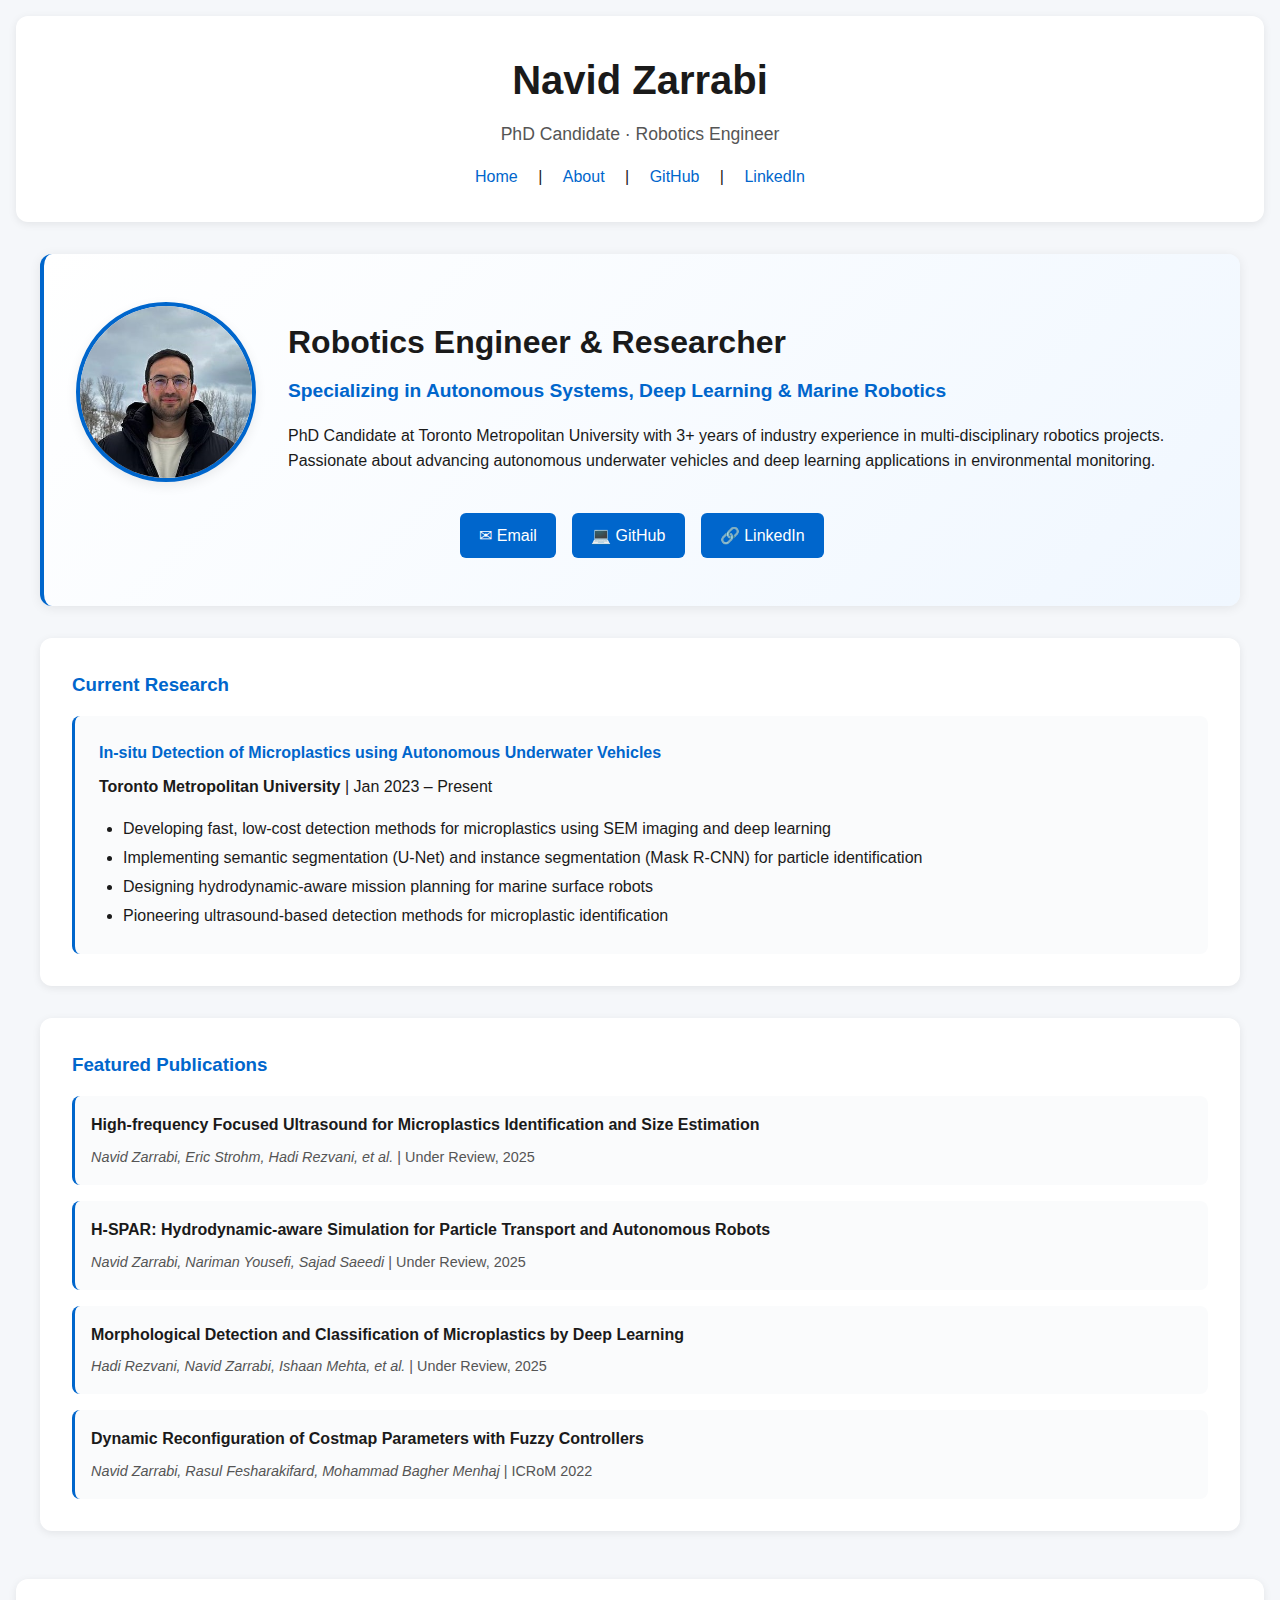
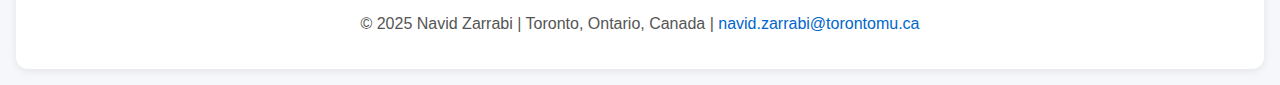
<file: index.html>
<!doctype html>
<html lang="en">
<head>
  <meta charset="utf-8">
  <meta name="viewport" content="width=device-width,initial-scale=1">
  <title>Navid Zarrabi - Robotics Engineer & PhD Candidate</title>
  <link rel="stylesheet" href="assets/css/styles.css?v=1.1">
</head>
<body>
  <header>
    <h1>Navid Zarrabi</h1>
    <p class="subtitle">PhD Candidate · Robotics Engineer</p>
    <nav>
      <a href="index.html">Home</a> |
      <a href="about.html">About</a> |
      <a href="https://github.com/naviiidz" target="_blank">GitHub</a> |
      <a href="https://linkedin.com/in/navid-zarrabi" target="_blank">LinkedIn</a>
    </nav>
  </header>

  <main>
    <section class="hero">
      <div class="hero-content">
        <div class="profile-image">
          <img src="assets/images/profile.jpg" alt="Navid Zarrabi - Robotics Engineer">
        </div>
        <div class="hero-text">
          <h2>Robotics Engineer & Researcher</h2>
          <p class="tagline">Specializing in Autonomous Systems, Deep Learning & Marine Robotics</p>
          <p>PhD Candidate at Toronto Metropolitan University with 3+ years of industry experience in multi-disciplinary robotics projects. Passionate about advancing autonomous underwater vehicles and deep learning applications in environmental monitoring.</p>
        </div>
      </div>
      <div class="contact-links">
        <a href="mailto:navid.zarrabi@torontomu.ca">✉ Email</a>
        <a href="https://github.com/naviiidz" target="_blank">💻 GitHub</a>
        <a href="https://linkedin.com/in/navid-zarrabi" target="_blank">🔗 LinkedIn</a>
      </div>
    </section>

    <section class="content">
      <h3>Current Research</h3>
      <div class="research-highlight">
        <h4>In-situ Detection of Microplastics using Autonomous Underwater Vehicles</h4>
        <p><strong>Toronto Metropolitan University</strong> | Jan 2023 – Present</p>
        <ul>
          <li>Developing fast, low-cost detection methods for microplastics using SEM imaging and deep learning</li>
          <li>Implementing semantic segmentation (U-Net) and instance segmentation (Mask R-CNN) for particle identification</li>
          <li>Designing hydrodynamic-aware mission planning for marine surface robots</li>
          <li>Pioneering ultrasound-based detection methods for microplastic identification</li>
        </ul>
      </div>
    </section>

    <section class="content">
      <h3>Featured Publications</h3>
      <div class="publications">
        <div class="pub-item">
          <h4>High-frequency Focused Ultrasound for Microplastics Identification and Size Estimation</h4>
          <p><em>Navid Zarrabi, Eric Strohm, Hadi Rezvani, et al.</em> | Under Review, 2025</p>
        </div>
        <div class="pub-item">
          <h4>H-SPAR: Hydrodynamic-aware Simulation for Particle Transport and Autonomous Robots</h4>
          <p><em>Navid Zarrabi, Nariman Yousefi, Sajad Saeedi</em> | Under Review, 2025</p>
        </div>
        <div class="pub-item">
          <h4>Morphological Detection and Classification of Microplastics by Deep Learning</h4>
          <p><em>Hadi Rezvani, Navid Zarrabi, Ishaan Mehta, et al.</em> | Under Review, 2025</p>
        </div>
        <div class="pub-item">
          <h4>Dynamic Reconfiguration of Costmap Parameters with Fuzzy Controllers</h4>
          <p><em>Navid Zarrabi, Rasul Fesharakifard, Mohammad Bagher Menhaj</em> | ICRoM 2022</p>
        </div>
      </div>
    </section>
  </main>

  <footer>
    <p>&copy; 2025 Navid Zarrabi | Toronto, Ontario, Canada | <a href="mailto:navid.zarrabi@torontomu.ca">navid.zarrabi@torontomu.ca</a></p>
  </footer>
</body>
</html>
</file>
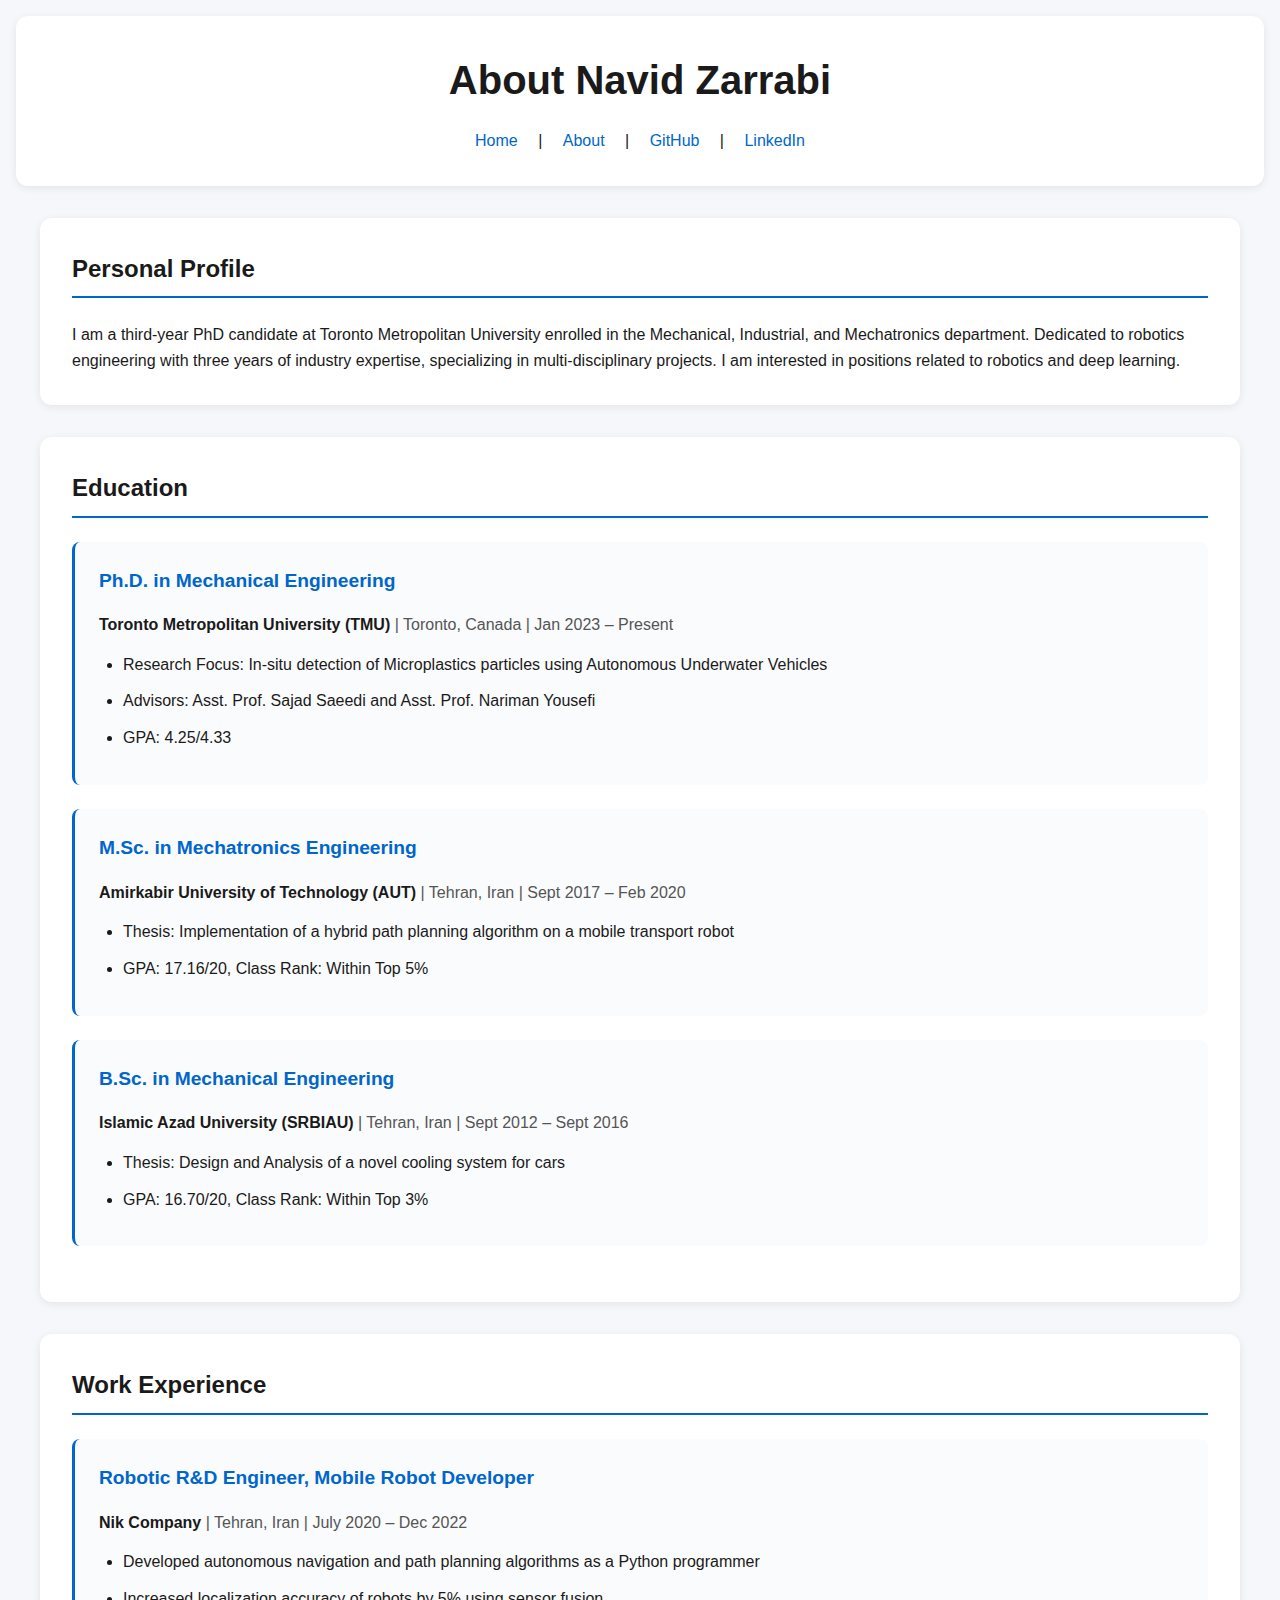
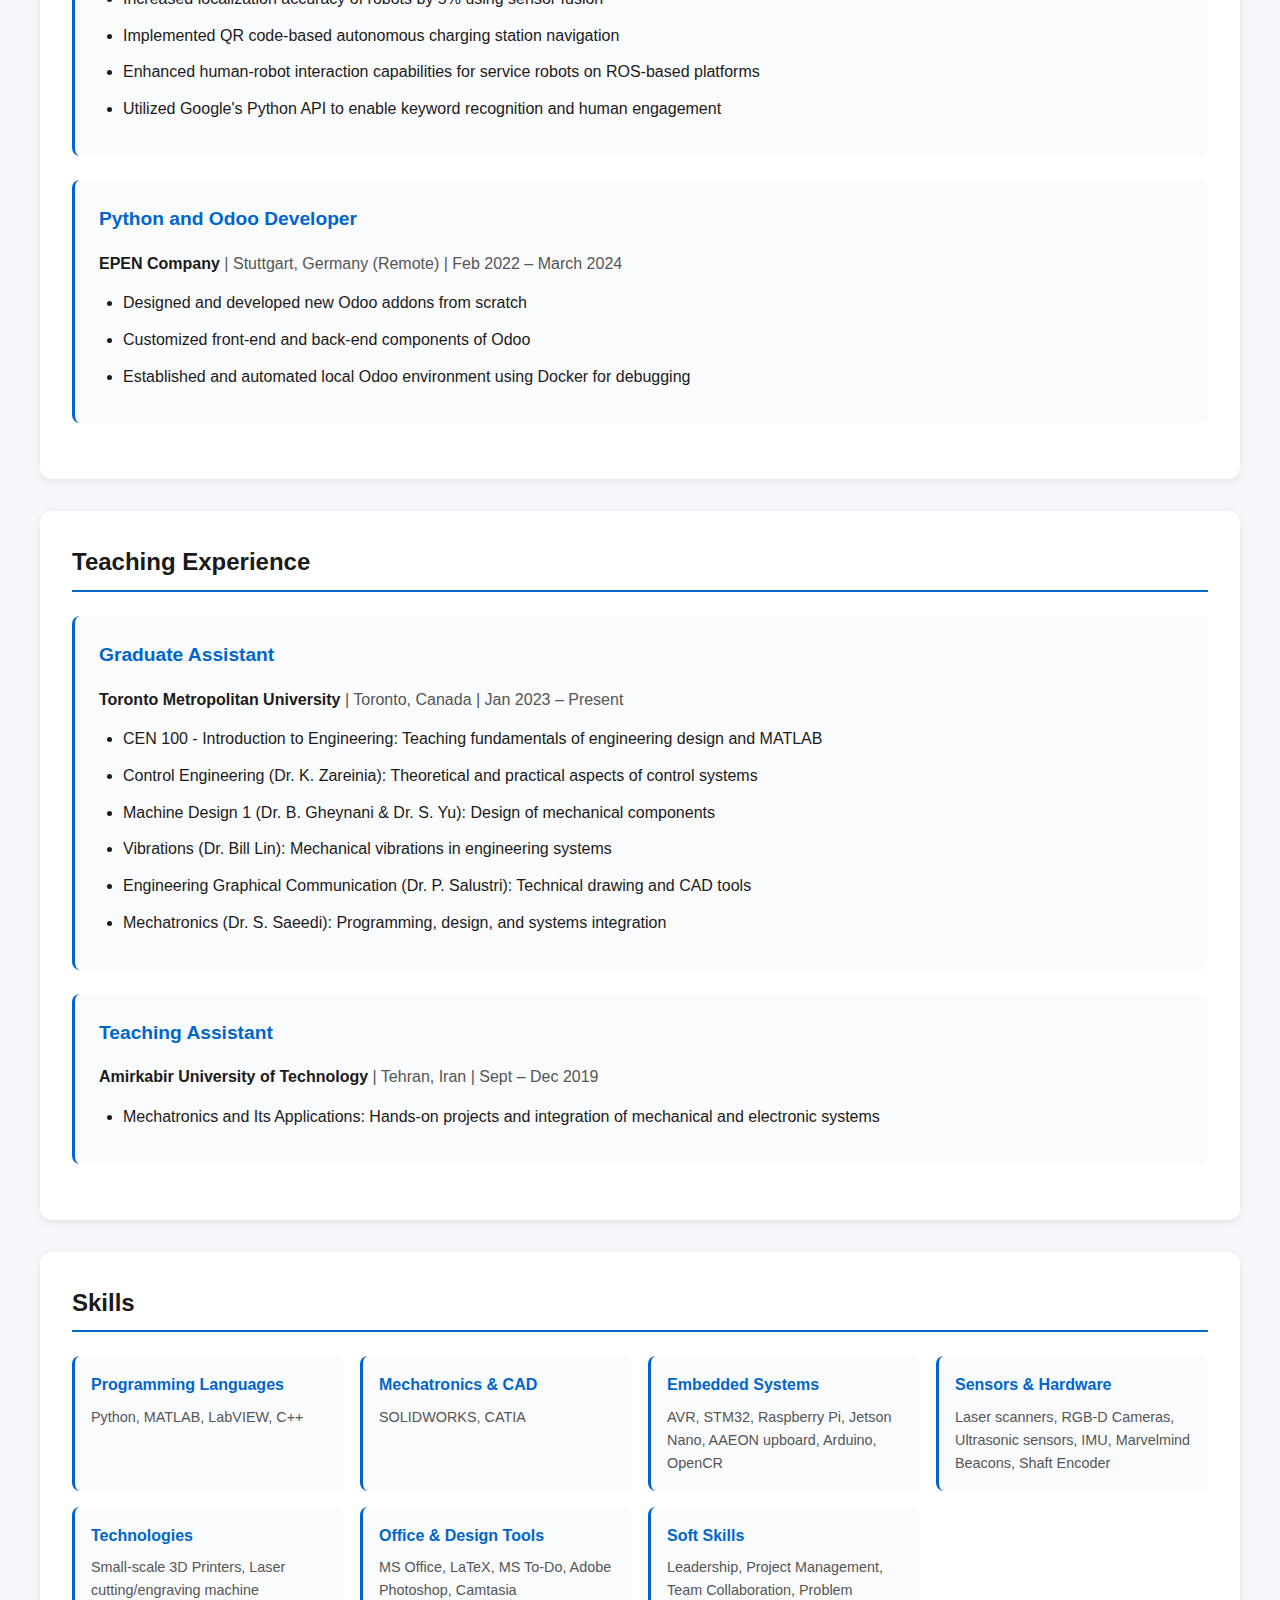
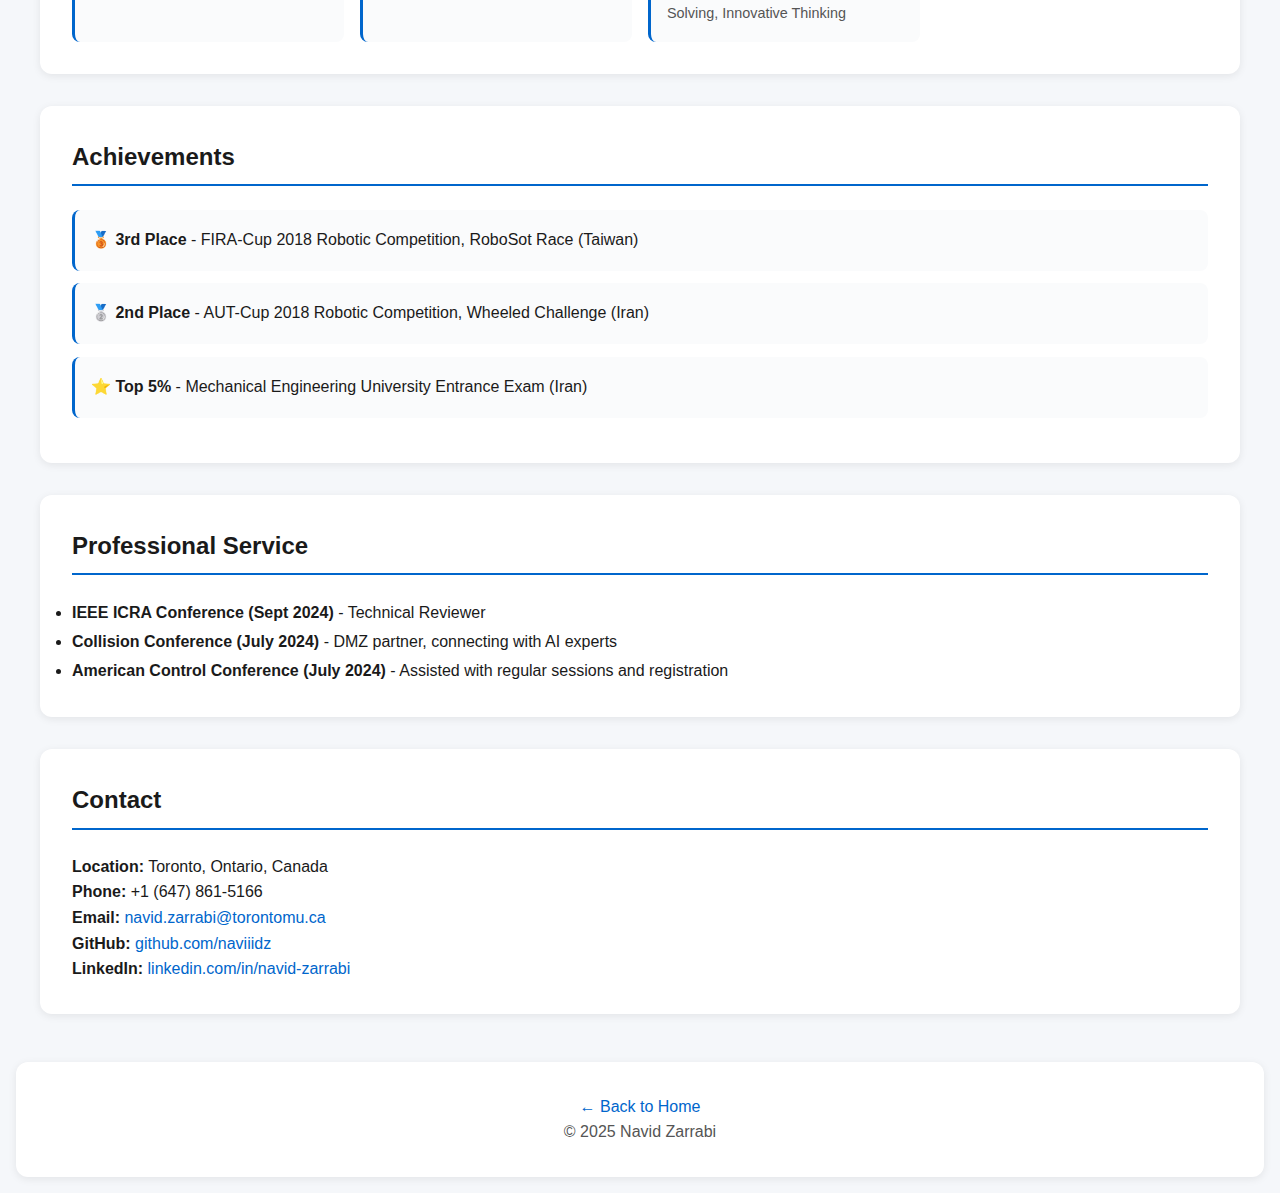
<file: about.html>
<!doctype html>
<html lang="en">
<head>
  <meta charset="utf-8">
  <meta name="viewport" content="width=device-width,initial-scale=1">
  <title>About - Navid Zarrabi</title>
  <link rel="stylesheet" href="assets/css/styles.css?v=1.1">
</head>
<body>
  <header>
    <h1>About Navid Zarrabi</h1>
    <nav>
      <a href="index.html">Home</a> |
      <a href="about.html">About</a> |
      <a href="https://github.com/naviiidz" target="_blank">GitHub</a> |
      <a href="https://linkedin.com/in/navid-zarrabi" target="_blank">LinkedIn</a>
    </nav>
  </header>

  <main>
    <section class="content">
      <h2>Personal Profile</h2>
      <p>I am a third-year PhD candidate at Toronto Metropolitan University enrolled in the Mechanical, Industrial, and Mechatronics department. Dedicated to robotics engineering with three years of industry expertise, specializing in multi-disciplinary projects. I am interested in positions related to robotics and deep learning.</p>
    </section>

    <section class="content">
      <h2>Education</h2>
      
      <div class="education-item">
        <h3>Ph.D. in Mechanical Engineering</h3>
        <p><strong>Toronto Metropolitan University (TMU)</strong> | Toronto, Canada | Jan 2023 – Present</p>
        <ul>
          <li>Research Focus: In-situ detection of Microplastics particles using Autonomous Underwater Vehicles</li>
          <li>Advisors: Asst. Prof. Sajad Saeedi and Asst. Prof. Nariman Yousefi</li>
          <li>GPA: 4.25/4.33</li>
        </ul>
      </div>

      <div class="education-item">
        <h3>M.Sc. in Mechatronics Engineering</h3>
        <p><strong>Amirkabir University of Technology (AUT)</strong> | Tehran, Iran | Sept 2017 – Feb 2020</p>
        <ul>
          <li>Thesis: Implementation of a hybrid path planning algorithm on a mobile transport robot</li>
          <li>GPA: 17.16/20, Class Rank: Within Top 5%</li>
        </ul>
      </div>

      <div class="education-item">
        <h3>B.Sc. in Mechanical Engineering</h3>
        <p><strong>Islamic Azad University (SRBIAU)</strong> | Tehran, Iran | Sept 2012 – Sept 2016</p>
        <ul>
          <li>Thesis: Design and Analysis of a novel cooling system for cars</li>
          <li>GPA: 16.70/20, Class Rank: Within Top 3%</li>
        </ul>
      </div>
    </section>

    <section class="content">
      <h2>Work Experience</h2>
      
      <div class="experience-item">
        <h3>Robotic R&D Engineer, Mobile Robot Developer</h3>
        <p><strong>Nik Company</strong> | Tehran, Iran | July 2020 – Dec 2022</p>
        <ul>
          <li>Developed autonomous navigation and path planning algorithms as a Python programmer</li>
          <li>Increased localization accuracy of robots by 5% using sensor fusion</li>
          <li>Implemented QR code-based autonomous charging station navigation</li>
          <li>Enhanced human-robot interaction capabilities for service robots on ROS-based platforms</li>
          <li>Utilized Google's Python API to enable keyword recognition and human engagement</li>
        </ul>
      </div>

      <div class="experience-item">
        <h3>Python and Odoo Developer</h3>
        <p><strong>EPEN Company</strong> | Stuttgart, Germany (Remote) | Feb 2022 – March 2024</p>
        <ul>
          <li>Designed and developed new Odoo addons from scratch</li>
          <li>Customized front-end and back-end components of Odoo</li>
          <li>Established and automated local Odoo environment using Docker for debugging</li>
        </ul>
      </div>
    </section>

    <section class="content">
      <h2>Teaching Experience</h2>
      
      <div class="teaching-item">
        <h3>Graduate Assistant</h3>
        <p><strong>Toronto Metropolitan University</strong> | Toronto, Canada | Jan 2023 – Present</p>
        <ul>
          <li>CEN 100 - Introduction to Engineering: Teaching fundamentals of engineering design and MATLAB</li>
          <li>Control Engineering (Dr. K. Zareinia): Theoretical and practical aspects of control systems</li>
          <li>Machine Design 1 (Dr. B. Gheynani & Dr. S. Yu): Design of mechanical components</li>
          <li>Vibrations (Dr. Bill Lin): Mechanical vibrations in engineering systems</li>
          <li>Engineering Graphical Communication (Dr. P. Salustri): Technical drawing and CAD tools</li>
          <li>Mechatronics (Dr. S. Saeedi): Programming, design, and systems integration</li>
        </ul>
      </div>

      <div class="teaching-item">
        <h3>Teaching Assistant</h3>
        <p><strong>Amirkabir University of Technology</strong> | Tehran, Iran | Sept – Dec 2019</p>
        <ul>
          <li>Mechatronics and Its Applications: Hands-on projects and integration of mechanical and electronic systems</li>
        </ul>
      </div>
    </section>

    <section class="content">
      <h2>Skills</h2>
      
      <div class="skills-detailed">
        <div class="skill-section">
          <h4>Programming Languages</h4>
          <p>Python, MATLAB, LabVIEW, C++</p>
        </div>
        
        <div class="skill-section">
          <h4>Mechatronics & CAD</h4>
          <p>SOLIDWORKS, CATIA</p>
        </div>
        
        <div class="skill-section">
          <h4>Embedded Systems</h4>
          <p>AVR, STM32, Raspberry Pi, Jetson Nano, AAEON upboard, Arduino, OpenCR</p>
        </div>
        
        <div class="skill-section">
          <h4>Sensors & Hardware</h4>
          <p>Laser scanners, RGB-D Cameras, Ultrasonic sensors, IMU, Marvelmind Beacons, Shaft Encoder</p>
        </div>
        
        <div class="skill-section">
          <h4>Technologies</h4>
          <p>Small-scale 3D Printers, Laser cutting/engraving machine</p>
        </div>
        
        <div class="skill-section">
          <h4>Office & Design Tools</h4>
          <p>MS Office, LaTeX, MS To-Do, Adobe Photoshop, Camtasia</p>
        </div>
        
        <div class="skill-section">
          <h4>Soft Skills</h4>
          <p>Leadership, Project Management, Team Collaboration, Problem Solving, Innovative Thinking</p>
        </div>
      </div>
    </section>

    <section class="content">
      <h2>Achievements</h2>
      <ul class="achievements-list">
        <li>🥉 <strong>3rd Place</strong> - FIRA-Cup 2018 Robotic Competition, RoboSot Race (Taiwan)</li>
        <li>🥈 <strong>2nd Place</strong> - AUT-Cup 2018 Robotic Competition, Wheeled Challenge (Iran)</li>
        <li>⭐ <strong>Top 5%</strong> - Mechanical Engineering University Entrance Exam (Iran)</li>
      </ul>
    </section>

    <section class="content">
      <h2>Professional Service</h2>
      <ul>
        <li><strong>IEEE ICRA Conference (Sept 2024)</strong> - Technical Reviewer</li>
        <li><strong>Collision Conference (July 2024)</strong> - DMZ partner, connecting with AI experts</li>
        <li><strong>American Control Conference (July 2024)</strong> - Assisted with regular sessions and registration</li>
      </ul>
    </section>

    <section class="content">
      <h2>Contact</h2>
      <p><strong>Location:</strong> Toronto, Ontario, Canada</p>
      <p><strong>Phone:</strong> +1 (647) 861-5166</p>
      <p><strong>Email:</strong> <a href="mailto:navid.zarrabi@torontomu.ca">navid.zarrabi@torontomu.ca</a></p>
      <p><strong>GitHub:</strong> <a href="https://github.com/naviiidz" target="_blank">github.com/naviiidz</a></p>
      <p><strong>LinkedIn:</strong> <a href="https://linkedin.com/in/navid-zarrabi" target="_blank">linkedin.com/in/navid-zarrabi</a></p>
    </section>
  </main>

  <footer>
    <p><a href="index.html">← Back to Home</a></p>
    <p>&copy; 2025 Navid Zarrabi</p>
  </footer>
</body>
</html>
</file>
<file: assets/css/styles.css>
/* Professional Portfolio Styles for Navid Zarrabi - v1.1 */
:root {
  --bg: #f5f7fa;
  --card: #ffffff;
  --accent: #0066cc;
  --accent-hover: #0052a3;
  --text: #1a1a1a;
  --text-light: #555;
  --border: #e1e4e8;
  --shadow: rgba(0, 0, 0, 0.08);
  --highlight-bg: #f0f7ff;
}

* {
  box-sizing: border-box;
  margin: 0;
  padding: 0;
}

body {
  font-family: -apple-system, BlinkMacSystemFont, 'Segoe UI', Roboto, 'Helvetica Neue', Arial, sans-serif;
  background: var(--bg);
  color: var(--text);
  line-height: 1.6;
  padding: 1rem;
}

header {
  background: var(--card);
  padding: 2rem;
  border-radius: 12px;
  margin-bottom: 2rem;
  box-shadow: 0 2px 8px var(--shadow);
  text-align: center;
}

header h1 {
  margin: 0;
  font-size: 2.5rem;
  color: var(--text);
  font-weight: 700;
}

header .subtitle {
  color: var(--text-light);
  font-size: 1.1rem;
  margin: 0.5rem 0 1rem 0;
  font-weight: 500;
}

nav {
  margin-top: 1rem;
  font-size: 1rem;
}

nav a {
  color: var(--accent);
  text-decoration: none;
  padding: 0.5rem 1rem;
  transition: color 0.2s;
}

nav a:hover {
  color: var(--accent-hover);
  text-decoration: underline;
}

main {
  max-width: 1200px;
  margin: 0 auto;
}

section {
  margin-bottom: 2rem;
}

.hero {
  background: linear-gradient(135deg, #ffffff 0%, #f0f7ff 100%);
  padding: 3rem 2rem;
  border-radius: 12px;
  border-left: 4px solid var(--accent);
  box-shadow: 0 2px 12px var(--shadow);
}

.hero-content {
  display: flex;
  align-items: center;
  gap: 2rem;
  margin-bottom: 1.5rem;
}

.profile-image {
  flex-shrink: 0;
}

.profile-image img {
  width: 180px;
  height: 180px;
  border-radius: 50%;
  object-fit: cover;
  border: 4px solid var(--accent);
  box-shadow: 0 4px 12px var(--shadow);
}

.hero-text {
  flex: 1;
}

.hero h2 {
  margin-top: 0;
  color: var(--text);
  font-size: 2rem;
  margin-bottom: 0.5rem;
}

.tagline {
  font-size: 1.2rem;
  color: var(--accent);
  font-weight: 600;
  margin-bottom: 1rem;
}

.contact-links {
  margin-top: 1.5rem;
  display: flex;
  gap: 1rem;
  flex-wrap: wrap;
  justify-content: center;
}

.contact-links a {
  background: var(--accent);
  color: white;
  padding: 0.6rem 1.2rem;
  border-radius: 6px;
  text-decoration: none;
  font-weight: 500;
  transition: background 0.2s;
}

.contact-links a:hover {
  background: var(--accent-hover);
}

.content {
  background: var(--card);
  padding: 2rem;
  border-radius: 12px;
  box-shadow: 0 2px 8px var(--shadow);
}

.content h2 {
  color: var(--text);
  border-bottom: 2px solid var(--accent);
  padding-bottom: 0.5rem;
  margin-bottom: 1.5rem;
}

.content h3 {
  color: var(--accent);
  margin-top: 0;
  margin-bottom: 1rem;
}

.content h4 {
  color: var(--text);
  margin-top: 1rem;
  margin-bottom: 0.5rem;
}

.highlight-section {
  background: var(--highlight-bg);
  border-left: 4px solid var(--accent);
}

.research-highlight {
  background: #fafbfc;
  padding: 1.5rem;
  border-radius: 8px;
  border-left: 3px solid var(--accent);
}

.research-highlight h4 {
  margin-top: 0;
  color: var(--accent);
}

.research-highlight ul {
  margin-left: 1.5rem;
  margin-top: 1rem;
}

.publications {
  display: grid;
  gap: 1rem;
}

.pub-item {
  background: #fafbfc;
  padding: 1rem;
  border-radius: 8px;
  border-left: 3px solid var(--accent);
}

.pub-item h4 {
  margin-top: 0;
  color: var(--text);
  font-size: 1rem;
}

.pub-item p {
  color: var(--text-light);
  font-size: 0.9rem;
  margin: 0.5rem 0 0 0;
}

.project-grid {
  display: grid;
  grid-template-columns: repeat(auto-fit, minmax(280px, 1fr));
  gap: 1.5rem;
  margin-top: 1rem;
}

.project-card {
  background: #fafbfc;
  padding: 1.5rem;
  border-radius: 8px;
  border-top: 3px solid var(--accent);
  transition: transform 0.2s, box-shadow 0.2s;
}

.project-card:hover {
  transform: translateY(-4px);
  box-shadow: 0 4px 12px var(--shadow);
}

.project-card h4 {
  margin-top: 0;
  color: var(--accent);
}

.skills-grid {
  display: grid;
  grid-template-columns: repeat(auto-fit, minmax(220px, 1fr));
  gap: 1rem;
  margin-top: 1rem;
}

.skill-category {
  background: #fafbfc;
  padding: 1rem;
  border-radius: 8px;
  border-left: 3px solid var(--accent);
}

.skill-category h4 {
  margin-top: 0;
  color: var(--accent);
  font-size: 1rem;
}

.skill-category p {
  color: var(--text-light);
  margin: 0.5rem 0 0 0;
  font-size: 0.9rem;
}

.achievements-list {
  list-style: none;
  margin-left: 0;
}

.achievements-list li {
  background: #fafbfc;
  padding: 1rem;
  margin-bottom: 0.8rem;
  border-radius: 8px;
  border-left: 3px solid var(--accent);
}

.education-item, .experience-item, .teaching-item {
  background: #fafbfc;
  padding: 1.5rem;
  border-radius: 8px;
  margin-bottom: 1.5rem;
  border-left: 3px solid var(--accent);
}

.education-item h3, .experience-item h3, .teaching-item h3 {
  margin-top: 0;
  color: var(--accent);
  font-size: 1.2rem;
}

.education-item p, .experience-item p, .teaching-item p {
  color: var(--text-light);
  margin-bottom: 0.8rem;
}

.education-item ul, .experience-item ul, .teaching-item ul {
  margin-left: 1.5rem;
  color: var(--text);
}

.education-item ul li, .experience-item ul li, .teaching-item ul li {
  margin-bottom: 0.5rem;
}

.skills-detailed {
  display: grid;
  grid-template-columns: repeat(auto-fit, minmax(250px, 1fr));
  gap: 1rem;
  margin-top: 1rem;
}

.skill-section {
  background: #fafbfc;
  padding: 1rem;
  border-radius: 8px;
  border-left: 3px solid var(--accent);
}

.skill-section h4 {
  margin-top: 0;
  color: var(--accent);
  font-size: 1rem;
  margin-bottom: 0.5rem;
}

.skill-section p {
  color: var(--text-light);
  margin: 0;
  font-size: 0.9rem;
}

footer {
  text-align: center;
  margin-top: 3rem;
  padding: 2rem;
  background: var(--card);
  border-radius: 12px;
  color: var(--text-light);
  box-shadow: 0 2px 8px var(--shadow);
}

footer a {
  color: var(--accent);
  text-decoration: none;
}

footer a:hover {
  text-decoration: underline;
}

a {
  color: var(--accent);
  text-decoration: none;
}

a:hover {
  color: var(--accent-hover);
}

code {
  background: #f6f8fa;
  padding: 0.2rem 0.4rem;
  border-radius: 3px;
  font-family: 'Consolas', 'Monaco', monospace;
  font-size: 0.9em;
  color: var(--accent);
}

ul {
  line-height: 1.8;
}

strong {
  color: var(--text);
  font-weight: 600;
}

/* Responsive Design */
@media (max-width: 768px) {
  header h1 {
    font-size: 2rem;
  }
  
  .hero h2 {
    font-size: 1.5rem;
  }
  
  .hero-content {
    flex-direction: column;
    text-align: center;
  }
  
  .profile-image img {
    width: 150px;
    height: 150px;
  }
  
  .project-grid, .skills-grid, .skills-detailed {
    grid-template-columns: 1fr;
  }
  
  .contact-links {
    flex-direction: column;
  }
}
</file>
